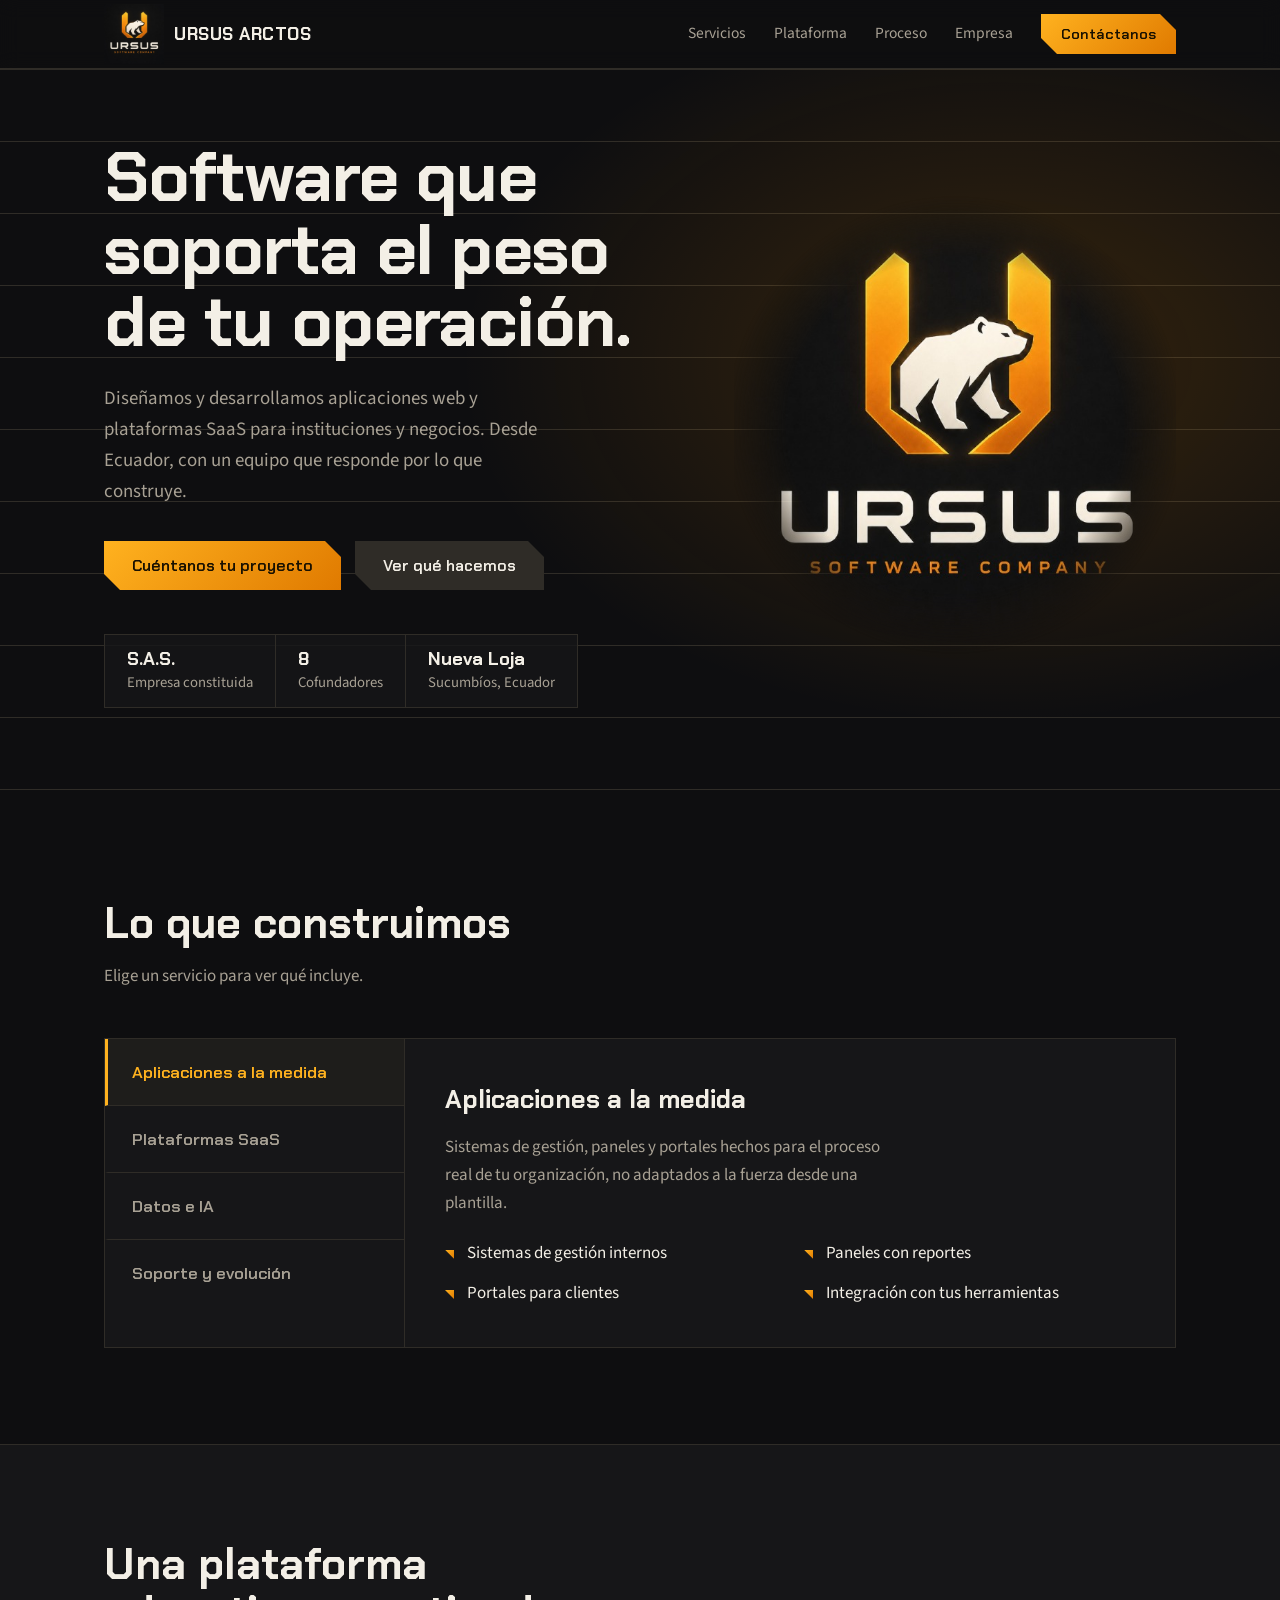
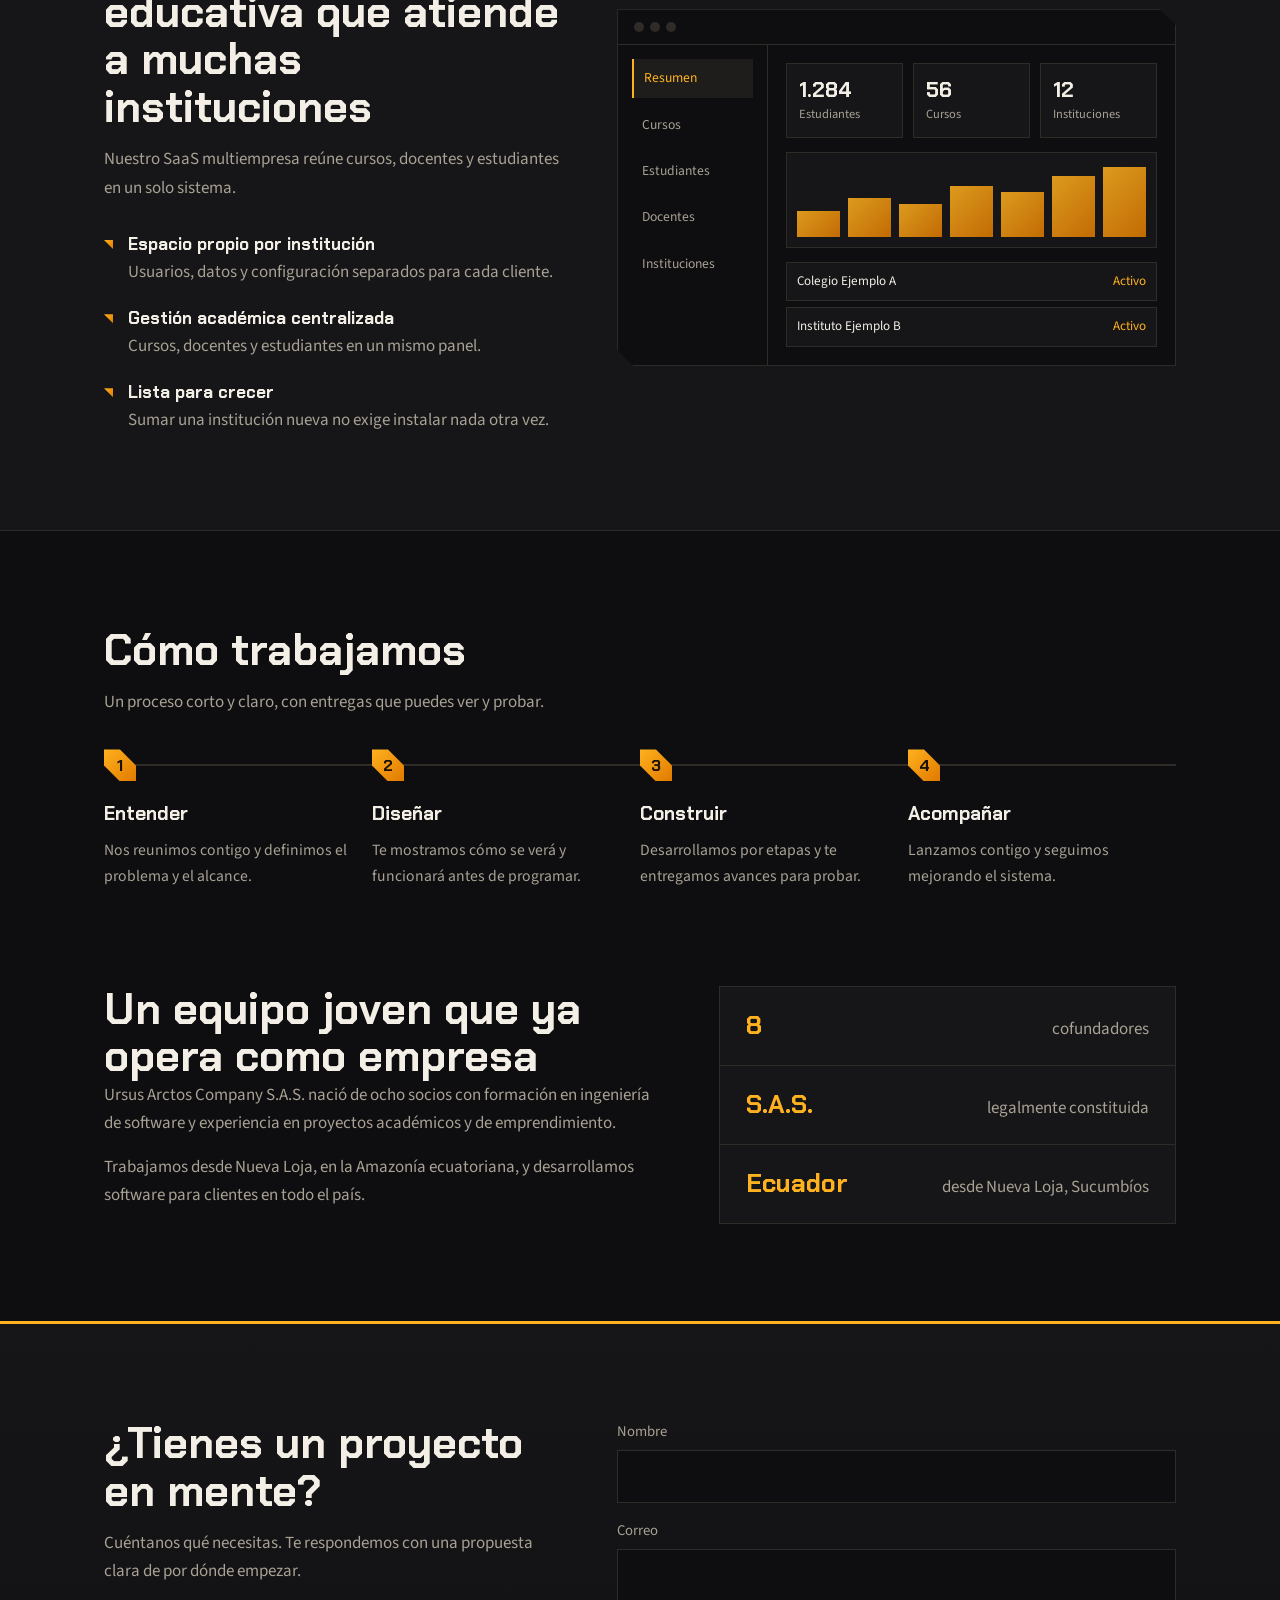
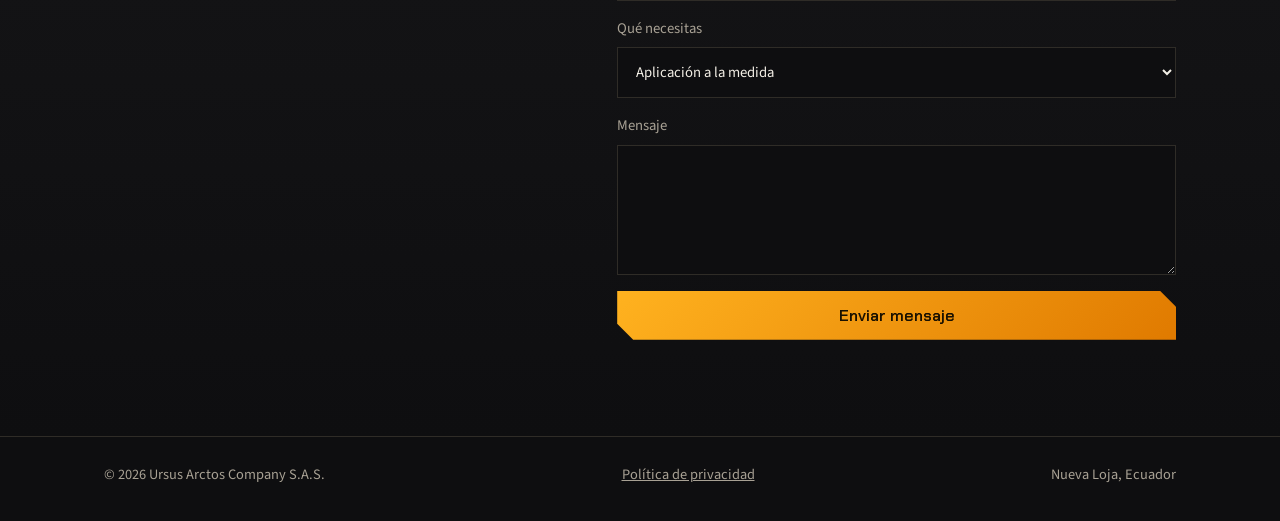
<file: index.html>
<!DOCTYPE html>
<html lang="es"><head><meta charset="utf-8">
<meta name="viewport" content="width=device-width, initial-scale=1, viewport-fit=cover">
<title>Ursus Arctos Company | Software a la medida desde Ecuador</title>
<meta name="description" content="Ursus Arctos Company S.A.S. diseña y desarrolla software y plataformas SaaS desde Nueva Loja, Ecuador.">
<link rel="preconnect" href="https://fonts.googleapis.com"><link rel="preconnect" href="https://fonts.gstatic.com" crossorigin>
<link href="https://fonts.googleapis.com/css2?family=Chakra+Petch:wght@500;600;700&family=Source+Sans+3:wght@400;600&display=swap" rel="stylesheet">
<link rel="stylesheet" href="css/styles.css"></head><body>
<header><div class="wrap bar">
<a class="brand" href="#top"><img src="assets/logo.jpg" alt="Logotipo de Ursus Arctos: un oso polar dentro de una U naranja" width="60" height="60">URSUS ARCTOS</a>
<nav><a href="#servicios">Servicios</a><a href="#plataforma">Plataforma</a><a href="#proceso">Proceso</a><a href="#empresa">Empresa</a><a class="btn sm" href="#contacto">Contáctanos</a></nav>
</div></header>

<main id="top">
<div class="hero"><div class="wrap">
<div><h1>Software que soporta el peso de tu operación.</h1>
<p>Diseñamos y desarrollamos aplicaciones web y plataformas SaaS para instituciones y negocios. Desde Ecuador, con un equipo que responde por lo que construye.</p>
<div class="cta"><a class="btn" href="#contacto">Cuéntanos tu proyecto</a><a class="btn ghost" href="#servicios">Ver qué hacemos</a></div>
<div class="trust"><div><b>S.A.S.</b>Empresa constituida</div><div><b>8</b>Cofundadores</div><div><b>Nueva Loja</b>Sucumbíos, Ecuador</div></div></div>
<img class="emblem" src="assets/logo.jpg" alt="Logotipo de Ursus Arctos: un oso polar dentro de una U naranja" width="470" height="470">
</div></div>

<section id="servicios"><div class="wrap">
<div class="head"><h2>Lo que construimos</h2><p>Elige un servicio para ver qué incluye.</p></div>
<div class="tabs"><div class="tablist" role="tablist" aria-label="Servicios">
<button class="tab" role="tab" aria-selected="true" aria-controls="p" data-i="0">Aplicaciones a la medida</button>
<button class="tab" role="tab" aria-selected="false" aria-controls="p" data-i="1">Plataformas SaaS</button>
<button class="tab" role="tab" aria-selected="false" aria-controls="p" data-i="2">Datos e IA</button>
<button class="tab" role="tab" aria-selected="false" aria-controls="p" data-i="3">Soporte y evolución</button></div>
<div class="panel" id="p" role="tabpanel"></div></div>
</div></section>

<div class="product" id="plataforma"><section><div class="wrap">
<div><div class="head" style="margin:0"><h2>Una plataforma educativa que atiende a muchas instituciones</h2><p>Nuestro SaaS multiempresa reúne cursos, docentes y estudiantes en un solo sistema.</p></div>
<ul class="feat"><li><b>Espacio propio por institución</b><span>Usuarios, datos y configuración separados para cada cliente.</span></li>
<li><b>Gestión académica centralizada</b><span>Cursos, docentes y estudiantes en un mismo panel.</span></li>
<li><b>Lista para crecer</b><span>Sumar una institución nueva no exige instalar nada otra vez.</span></li></ul></div>
<div class="mock" aria-hidden="true"><div class="dots"><i></i><i></i><i></i></div><div class="mbody">
<div class="side"><span class="on">Resumen</span><span>Cursos</span><span>Estudiantes</span><span>Docentes</span><span>Instituciones</span></div>
<div class="main"><div class="kpis"><div><b>1.284</b>Estudiantes</div><div><b>56</b>Cursos</div><div><b>12</b>Instituciones</div></div>
<div class="chart"><i style="height:35%"></i><i style="height:52%"></i><i style="height:44%"></i><i style="height:68%"></i><i style="height:60%"></i><i style="height:82%"></i><i style="height:94%"></i></div>
<div class="rows"><div>Colegio Ejemplo A<em>Activo</em></div><div>Instituto Ejemplo B<em>Activo</em></div></div></div></div></div>
</div></section></div>

<section id="proceso"><div class="wrap">
<div class="head"><h2>Cómo trabajamos</h2><p>Un proceso corto y claro, con entregas que puedes ver y probar.</p></div>
<div class="steps"><div><h3>Entender</h3><p>Nos reunimos contigo y definimos el problema y el alcance.</p></div>
<div><h3>Diseñar</h3><p>Te mostramos cómo se verá y funcionará antes de programar.</p></div>
<div><h3>Construir</h3><p>Desarrollamos por etapas y te entregamos avances para probar.</p></div>
<div><h3>Acompañar</h3><p>Lanzamos contigo y seguimos mejorando el sistema.</p></div></div>
</div></section>

<section id="empresa" style="padding-top:0"><div class="wrap about">
<div class="head" style="margin:0"><h2>Un equipo joven que ya opera como empresa</h2>
<p>Ursus Arctos Company S.A.S. nació de ocho socios con formación en ingeniería de software y experiencia en proyectos académicos y de emprendimiento.</p>
<p>Trabajamos desde Nueva Loja, en la Amazonía ecuatoriana, y desarrollamos software para clientes en todo el país.</p></div>
<div class="facts"><div><b>8</b><span>cofundadores</span></div><div><b>S.A.S.</b><span>legalmente constituida</span></div><div><b>Ecuador</b><span>desde Nueva Loja, Sucumbíos</span></div></div>
</div></section>

<section id="contacto" class="contact"><div class="wrap">
<div class="head" style="margin:0"><h2>¿Tienes un proyecto en mente?</h2><p>Cuéntanos qué necesitas. Te respondemos con una propuesta clara de por dónde empezar.</p></div>
<form id="f"><label>Nombre<input name="n" required autocomplete="name"></label>
<label>Correo<input name="e" type="email" required autocomplete="email"></label>
<label>Qué necesitas<select name="t"><option>Aplicación a la medida</option><option>Plataforma SaaS</option><option>Datos e IA</option><option>Otro</option></select></label>
<label>Mensaje<textarea name="m" required></textarea></label>
<button class="btn" type="submit">Enviar mensaje</button></form>
</div></section>
</main>
<footer>
    <div class="wrap">
        <span>© 2026 Ursus Arctos Company S.A.S.</span>
        <a href="/politicas/politicaDePrivacidad.html" target="_blank">Política de privacidad</a>
        <span>Nueva Loja, Ecuador</span>
    </div>
</footer>
<script src="js/main.js" defer></script></body></html>
</file>
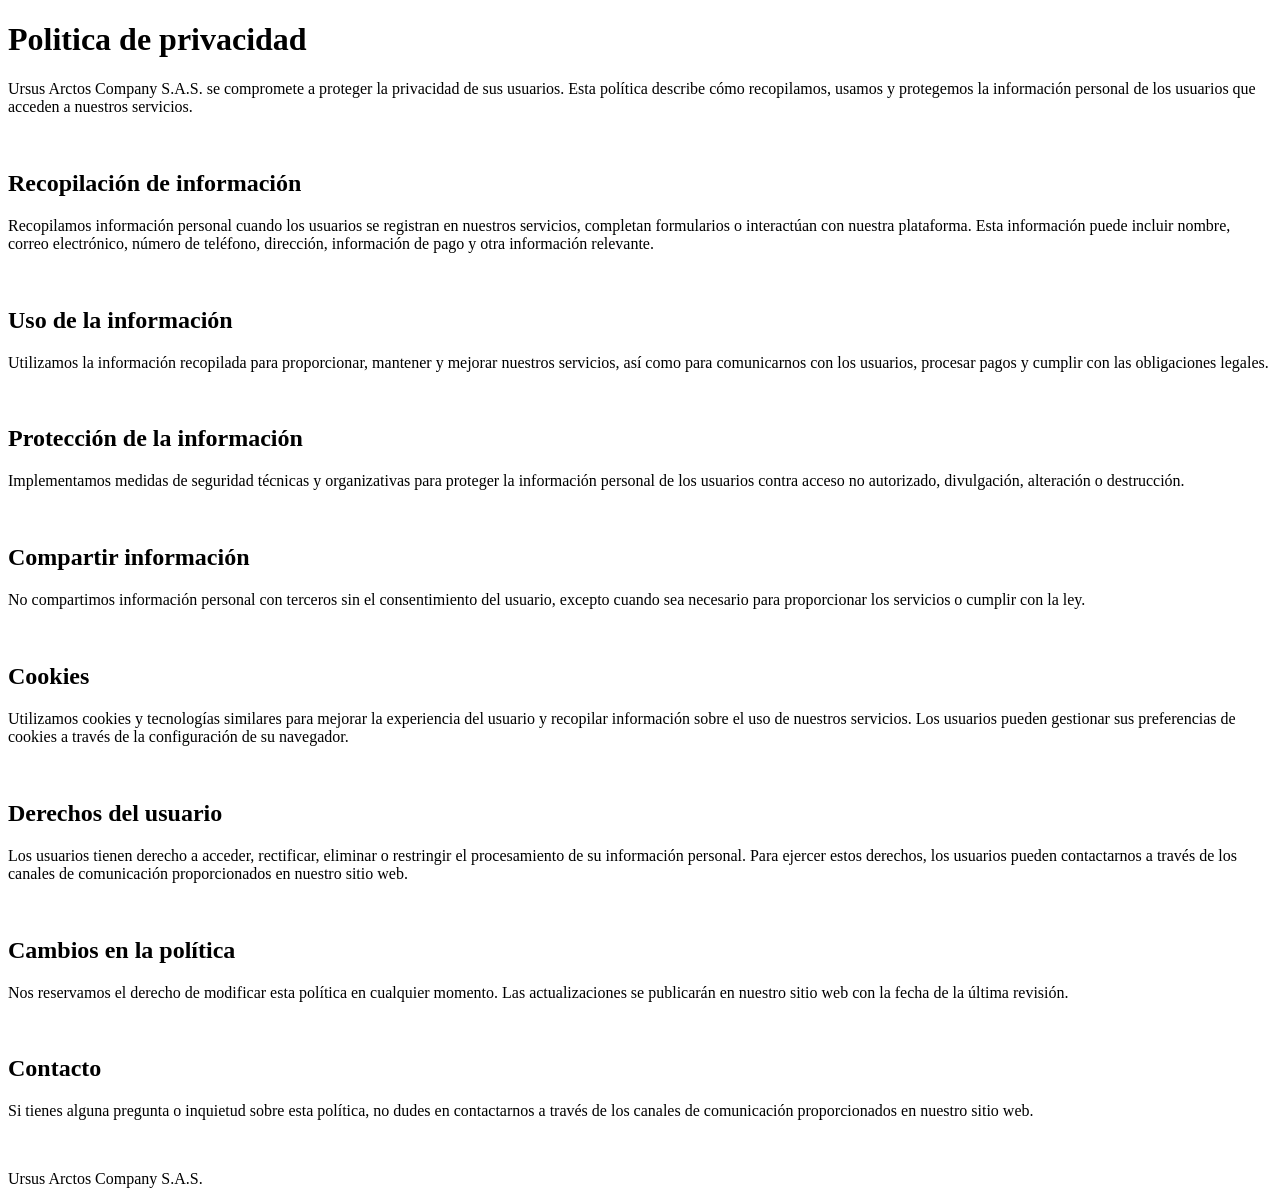
<file: politicas/politicaDePrivacidad.html>
<!DOCTYPE html>
<html lang="es">
<head>
    <meta charset="UTF-8">
    <meta name="viewport" content="width=device-width, initial-scale=1.0">
    <title>Politica de privacidad | Ursus Arctos Company</title>
</head>
<body>
    <h1>Politica de privacidad</h1>
    <p>Ursus Arctos Company S.A.S. se compromete a proteger la privacidad de sus usuarios. Esta política describe cómo recopilamos, usamos y protegemos la información personal de los usuarios que acceden a nuestros servicios.</p>
    <br>
    <h2>Recopilación de información</h2>
    <p>Recopilamos información personal cuando los usuarios se registran en nuestros servicios, completan formularios o interactúan con nuestra plataforma. Esta información puede incluir nombre, correo electrónico, número de teléfono, dirección, información de pago y otra información relevante.</p>
    <br>
    <h2>Uso de la información</h2>
    <p>Utilizamos la información recopilada para proporcionar, mantener y mejorar nuestros servicios, así como para comunicarnos con los usuarios, procesar pagos y cumplir con las obligaciones legales.</p>
    <br>
    <h2>Protección de la información</h2>
    <p>Implementamos medidas de seguridad técnicas y organizativas para proteger la información personal de los usuarios contra acceso no autorizado, divulgación, alteración o destrucción.</p>
    <br>
    <h2>Compartir información</h2>
    <p>No compartimos información personal con terceros sin el consentimiento del usuario, excepto cuando sea necesario para proporcionar los servicios o cumplir con la ley.</p>
    <br>
    <h2>Cookies</h2>
    <p>Utilizamos cookies y tecnologías similares para mejorar la experiencia del usuario y recopilar información sobre el uso de nuestros servicios. Los usuarios pueden gestionar sus preferencias de cookies a través de la configuración de su navegador.</p>
    <br>
    <h2>Derechos del usuario</h2>
    <p>Los usuarios tienen derecho a acceder, rectificar, eliminar o restringir el procesamiento de su información personal. Para ejercer estos derechos, los usuarios pueden contactarnos a través de los canales de comunicación proporcionados en nuestro sitio web.</p>
    <br>
    <h2>Cambios en la política</h2>
    <p>Nos reservamos el derecho de modificar esta política en cualquier momento. Las actualizaciones se publicarán en nuestro sitio web con la fecha de la última revisión.</p>
    <br>
    <h2>Contacto</h2>
    <p>Si tienes alguna pregunta o inquietud sobre esta política, no dudes en contactarnos a través de los canales de comunicación proporcionados en nuestro sitio web.</p>

    <br>
    <footer>
        <p>Ursus Arctos Company S.A.S.</p>
    </footer>
</body>
</html>
</file>
<file: css/styles.css>
:root{color-scheme:dark;--bg:#0e0e10;--s1:#161618;--s2:#1e1d1b;--line:#2f2c27;--text:#f3efe6;--muted:#a8a194;--a1:#ffb21f;--a2:#e07a00;--grad:linear-gradient(135deg,var(--a1),var(--a2));
--head:"Chakra Petch","Trebuchet MS",sans-serif;--body:"Source Sans 3","Segoe UI",Arial,sans-serif;
--cut:polygon(0 0,calc(100% - 16px) 0,100% 16px,100% 100%,16px 100%,0 calc(100% - 16px));
box-sizing:border-box;padding-top:env(safe-area-inset-top,0px);padding-bottom:env(safe-area-inset-bottom,0px)}
html{scroll-padding-top:84px;scroll-behavior:smooth}
*,*::before,*::after{box-sizing:border-box}
body{
    margin:0;
    background:var(--bg);
    color:var(--text);
    font:400 1.0625rem/1.65 var(--body);
    overflow-x:hidden
}

a{
    color:inherit
}:focus-visible{
    outline:2px solid var(--a1);outline-offset:3px
}

.wrap{
    max-width:1120px;
    margin:0 auto;
    padding:0 24px
}
h1,h2,h3{
    font-family:var(--head);
    margin:0
}
header{
    position:sticky;
    top:0;z-index:20;
    background:rgba(14,14,16,.86);
    backdrop-filter:blur(10px);
    border-bottom:1px solid var(--line)
}

.bar{
    display:flex;
    align-items:center;
    justify-content:space-between;
    height:68px
}

.brand{
    display:flex;
    align-items:center;
    gap:10px;
    text-decoration:none;
    font:700 1.1rem var(--head);
    letter-spacing:.03em
}nav{
    display:flex;
    align-items:center;
    gap:28px
}nav a{
    text-decoration:none;
    color:var(--muted);
    font-size:.97rem;
    transition:color .2s
}nav a:hover{
    color:var(--a1)
}

.btn{display:inline-block;border:0;cursor:pointer;background:var(--grad);color:#1a1100;font:600 1rem var(--head);padding:14px 28px;text-decoration:none;clip-path:var(--cut);transition:filter .2s,transform .2s}

.btn:hover{filter:brightness(1.12);transform:translateY(-2px)}

.btn.sm{
    padding:10px 20px;
    font-size:.92rem
}
.btn.ghost{background:var(--line);color:var(--text)}
.hero{position:relative;padding:72px 0 96px;background:radial-gradient(ellipse 60% 70% at 78% 40%,rgba(255,150,0,.17),transparent 70%),linear-gradient(var(--line) 1px,transparent 1px) 0 0/100% 72px;background-color:var(--bg)}
.hero .wrap{display:grid;grid-template-columns:1.15fr .85fr;gap:32px;align-items:center}
.hero h1{font-size:clamp(2.4rem,5.6vw,4.4rem);line-height:1.03;letter-spacing:-.015em}
.hero p{color:var(--muted);font-size:1.18rem;max-width:50ch;margin:24px 0 34px}
.cta{display:flex;gap:14px;flex-wrap:wrap}
.trust{display:flex;gap:0;margin-top:44px;border:1px solid var(--line);width:max-content;max-width:100%;background:rgba(22,22,24,.8)}
.trust div{padding:12px 22px;border-right:1px solid var(--line);font-size:.92rem;color:var(--muted)}.trust div:last-child{border:0}
.trust b{display:block;font:700 1.15rem var(--head);color:var(--text)}
.emblem{width:100%;max-width:470px;justify-self:center;-webkit-mask-image:radial-gradient(circle,#000 52%,transparent 71%);mask-image:radial-gradient(circle,#000 52%,transparent 71%);animation:in 1s .1s both}
@keyframes in{from{opacity:0;transform:scale(.93)}}
section{padding:96px 0}
.head{max-width:640px;margin-bottom:48px}
.head h2{font-size:clamp(1.8rem,3.6vw,2.7rem);line-height:1.1}
.head p{color:var(--muted);margin:14px 0 0}
.tabs{display:grid;grid-template-columns:300px 1fr;border:1px solid var(--line);background:var(--s1)}
.tablist{display:flex;flex-direction:column;border-right:1px solid var(--line)}
.tab{all:unset;cursor:pointer;padding:22px 24px;font:600 1.05rem var(--head);border-bottom:1px solid var(--line);color:var(--muted);transition:background .2s,color .2s;border-left:3px solid transparent}
.tab:last-child{border-bottom:0}.tab:hover{color:var(--text);background:var(--s2)}
.tab[aria-selected=true]{color:var(--a1);background:var(--s2);border-left-color:var(--a1)}
.tab:focus-visible{outline:2px solid var(--a1);outline-offset:-2px}
.panel{padding:40px;animation:fade .35s}
@keyframes fade{from{opacity:0}}
.panel h3{font-size:1.6rem;margin-bottom:12px}.panel p{color:var(--muted);max-width:56ch;margin:0 0 22px}
.panel ul{list-style:none;padding:0;margin:0;display:grid;grid-template-columns:1fr 1fr;gap:12px 28px}
.panel li{padding-left:22px;position:relative}
.panel li::before,.feat li::before{content:"";position:absolute;left:0;top:.62em;width:9px;height:9px;background:var(--grad);clip-path:polygon(0 0,100% 0,100% 100%)}
.product{background:var(--s1);border-block:1px solid var(--line)}
.product .wrap{display:grid;grid-template-columns:.9fr 1.1fr;gap:56px;align-items:center}
.feat{list-style:none;padding:0;margin:28px 0 0;display:grid;gap:18px}
.feat li{position:relative;padding-left:24px}.feat b{font-family:var(--head);display:block}.feat span{color:var(--muted)}
.mock{background:var(--bg);border:1px solid var(--line);clip-path:var(--cut);box-shadow:0 30px 80px rgba(0,0,0,.5)}
.dots{display:flex;gap:6px;padding:12px 16px;border-bottom:1px solid var(--line)}.dots i{width:10px;height:10px;border-radius:50%;background:var(--line)}
.mbody{display:grid;grid-template-columns:150px 1fr;min-height:300px}
.side{border-right:1px solid var(--line);padding:14px;display:grid;gap:8px;align-content:start;font-size:.85rem;color:var(--muted)}
.side span{padding:8px 10px}.side .on{background:var(--s2);color:var(--a1);border-left:2px solid var(--a1)}
.main{padding:18px;display:grid;gap:14px;align-content:start}
.kpis{display:grid;grid-template-columns:repeat(3,1fr);gap:10px}
.kpis div{background:var(--s1);padding:12px;border:1px solid var(--line);font-size:.78rem;color:var(--muted)}.kpis b{display:block;font:700 1.35rem var(--head);color:var(--text)}
.chart{display:flex;align-items:flex-end;gap:8px;height:96px;padding:10px;background:var(--s1);border:1px solid var(--line)}
.chart i{flex:1;background:var(--grad);opacity:.85}
.rows{display:grid;gap:6px;font-size:.82rem}
.rows div{display:flex;justify-content:space-between;padding:8px 10px;background:var(--s1);border:1px solid var(--line)}.rows em{font-style:normal;color:var(--a1)}
.steps{display:grid;grid-template-columns:repeat(4,1fr);gap:0;counter-reset:s;border-top:2px solid var(--line)}
.steps div{counter-increment:s;padding:28px 24px 0 0;position:relative}
.steps div::before{content:counter(s);position:absolute;top:-17px;left:0;width:32px;height:32px;background:var(--grad);color:#1a1100;font:700 1rem var(--head);display:grid;place-items:center;clip-path:var(--cut)}
.steps div{padding-top:32px}.steps h3{font-size:1.2rem;margin-bottom:8px}.steps p{margin:0;color:var(--muted);font-size:.98rem}
.about{display:grid;grid-template-columns:1.1fr .9fr;gap:56px;align-items:start}
.about p{color:var(--muted);margin:0 0 16px}
.facts{display:grid;gap:0;border:1px solid var(--line);background:var(--s1)}
.facts div{padding:22px 26px;border-bottom:1px solid var(--line);display:flex;justify-content:space-between;align-items:baseline;gap:16px}.facts div:last-child{border:0}
.facts b{font:700 1.6rem var(--head);color:var(--a1)}.facts span{color:var(--muted);text-align:right}
.contact{background:linear-gradient(180deg,var(--s1),var(--bg));border-top:3px solid var(--a1)}
.contact .wrap{display:grid;grid-template-columns:.9fr 1.1fr;gap:56px}
form{display:grid;gap:16px}
label{display:grid;gap:6px;font-size:.92rem;color:var(--muted)}
input,textarea,select{font:inherit;color:var(--text);background:var(--bg);border:1px solid var(--line);padding:13px 14px;width:100%;transition:border-color .2s}
input:focus,textarea:focus,select:focus{outline:none;border-color:var(--a1);box-shadow:0 0 0 3px rgba(255,178,31,.18)}
textarea{min-height:130px;resize:vertical}
footer{border-top:1px solid var(--line);padding:26px 0 34px;color:var(--muted);font-size:.9rem}
footer .wrap{display:flex;justify-content:space-between;gap:12px;flex-wrap:wrap}
@media(max-width:860px){nav a:not(.btn){display:none}.hero .wrap,.product .wrap,.about,.contact .wrap{grid-template-columns:1fr}
.emblem{order:-1;max-width:300px;justify-self:start;margin:-20px 0 -40px -20px}.tabs{grid-template-columns:1fr}.tablist{flex-direction:row;overflow-x:auto;border-right:0;border-bottom:1px solid var(--line)}
.tab{white-space:nowrap;border-bottom:0;border-left:0;border-bottom:3px solid transparent;padding:18px}.tab[aria-selected=true]{border-bottom-color:var(--a1)}
.panel{padding:26px}.panel ul{grid-template-columns:1fr}.steps{grid-template-columns:1fr 1fr;row-gap:40px}.mbody{grid-template-columns:1fr}.side{display:none}
section{padding:68px 0}.trust{flex-direction:column;width:100%}.trust div{border-right:0;border-bottom:1px solid var(--line)}}
@media(prefers-reduced-motion:reduce){*{animation:none!important;transition:none!important;scroll-behavior:auto!important}}
</file>
